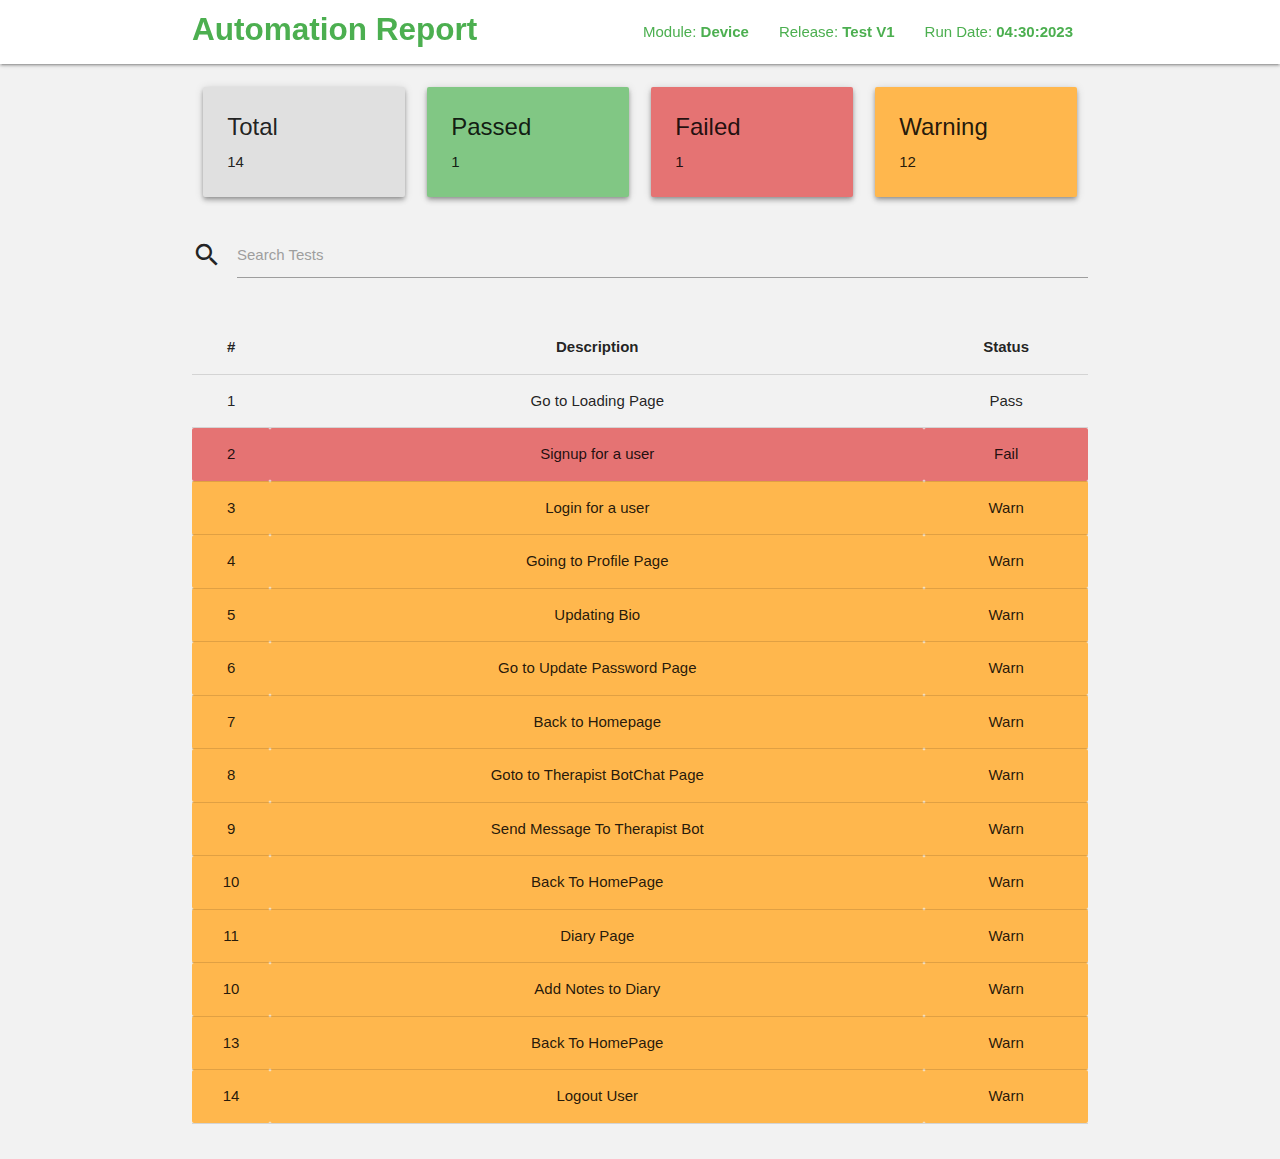
<file: Reports/Device 04_30_2023 17_48_00/Report.html>
<!DOCTYPE html>
<html lang="en">
<head>
    <meta charset="UTF-8">
    <meta name="viewport" content="width=device-width, initial-scale=1.0"/>
    <meta http-equiv="X-UA-Compatible" content="ie=edge">
    <title>Automation Report</title>

    <!--CSS-->
    <link rel="stylesheet" href="https://cdnjs.cloudflare.com/ajax/libs/materialize/1.0.0/css/materialize.min.css">
    <link rel="stylesheet" href="https://fonts.googleapis.com/icon?family=Material+Icons">
    
    <style>
        body {
            background-color: #F2F2F2;
        }
        #tests td:hover {
            cursor: pointer;
        }
    </style>
</head>

<body>
    <header>
        <!--Nav Bar-->
        <div class="navbar-fixed">
            <nav class="white">
                <div class="nav-wrapper">
                    <div class="container">
                        <h6 class="brand-logo green-text"><b>Automation Report</b></h6>
                        <ul class="right">
                            <li><a href="#" class="green-text">Module: <b>Device</b></a></li>
                            <li><a href="#" class="green-text">Release: <b>Test V1</b></a></li>
                            <li><a href="#" class="green-text">Run Date: <b>04:30:2023</b></a></li>
                        </ul>
                    </div>
                </div>
            </nav>
        </div>
    </header>

    <main>
        <div class="container section">
            <!--Status Cards-->
            <div class="row">
                <div class="col l3 m6 s12">
                    <div class="card grey lighten-2 z-depth-2">
                        <div class="card-content">
                            <span class="card-title">Total</span>
                            <p>14</p>
                        </div>
                    </div>
                </div>
                <div class="col l3 m6 s12">
                    <div class="card green lighten-2 z-depth-2">
                        <div class="card-content">
                            <span class="card-title">Passed</span>
                            <p>1</p>
                        </div>
                    </div>
                </div>
                <div class="col l3 m6 s12">
                    <div class="card red lighten-2 z-depth-2">
                        <div class="card-content">
                            <span class="card-title">Failed</span>
                            <p>1</p>
                        </div>
                    </div>
                </div>
                <div class="col l3 m6 s12">
                    <div class="card orange lighten-2 z-depth-2">
                        <div class="card-content">
                            <span class="card-title">Warning</span>
                            <p>12</p>
                        </div>
                    </div>
                </div>
            </div>
            
            <!--Search Tests-->
            <div class="row">
                <div class="input-field s12 hide-on-med-and-down">
                    <i class="material-icons prefix">search</i>
                    <input type="text" id="search">
                    <label for="search">Search Tests</label>
                </div>
            </div>
            
            <!--Tests-->
            <div class="row">
                <table class="centered">
                    <thead>
                        <tr>
                            <th>#</th>
                            <th>Description</th>
                            <th>Status</th>
                        </tr>
                    </thead>
                    <tbody id="tests">
                        
                            
                                
                            
                            <tr class="show-modal">
                                <td class="id">1</td>
                                <td>Go to Loading Page</td>
                                <td>Pass</td>
                            </tr>
                        
                            
                                
                            
                            <tr class="show-modal red lighten-2">
                                <td class="id">2</td>
                                <td>Signup for a user</td>
                                <td>Fail</td>
                            </tr>
                        
                            
                                
                            
                            <tr class="show-modal orange lighten-2">
                                <td class="id">3</td>
                                <td>Login for a user</td>
                                <td>Warn</td>
                            </tr>
                        
                            
                                
                            
                            <tr class="show-modal orange lighten-2">
                                <td class="id">4</td>
                                <td>Going to Profile Page</td>
                                <td>Warn</td>
                            </tr>
                        
                            
                                
                            
                            <tr class="show-modal orange lighten-2">
                                <td class="id">5</td>
                                <td>Updating Bio</td>
                                <td>Warn</td>
                            </tr>
                        
                            
                                
                            
                            <tr class="show-modal orange lighten-2">
                                <td class="id">6</td>
                                <td>Go to Update Password Page</td>
                                <td>Warn</td>
                            </tr>
                        
                            
                                
                            
                            <tr class="show-modal orange lighten-2">
                                <td class="id">7</td>
                                <td>Back to Homepage</td>
                                <td>Warn</td>
                            </tr>
                        
                            
                                
                            
                            <tr class="show-modal orange lighten-2">
                                <td class="id">8</td>
                                <td>Goto to Therapist BotChat Page</td>
                                <td>Warn</td>
                            </tr>
                        
                            
                                
                            
                            <tr class="show-modal orange lighten-2">
                                <td class="id">9</td>
                                <td>Send Message To Therapist Bot</td>
                                <td>Warn</td>
                            </tr>
                        
                            
                                
                            
                            <tr class="show-modal orange lighten-2">
                                <td class="id">10</td>
                                <td>Back To HomePage</td>
                                <td>Warn</td>
                            </tr>
                        
                            
                                
                            
                            <tr class="show-modal orange lighten-2">
                                <td class="id">11</td>
                                <td>Diary Page</td>
                                <td>Warn</td>
                            </tr>
                        
                            
                                
                            
                            <tr class="show-modal orange lighten-2">
                                <td class="id">10</td>
                                <td>Add Notes to Diary</td>
                                <td>Warn</td>
                            </tr>
                        
                            
                                
                            
                            <tr class="show-modal orange lighten-2">
                                <td class="id">13</td>
                                <td>Back To HomePage</td>
                                <td>Warn</td>
                            </tr>
                        
                            
                                
                            
                            <tr class="show-modal orange lighten-2">
                                <td class="id">14</td>
                                <td>Logout User</td>
                                <td>Warn</td>
                            </tr>
                        
                    </tbody>
                </table>
            </div>

            <div id="modal1" class="modal modal-fixed-footer">
                <div class="modal-content">
                </div>
                <div class="modal-footer">
                    <a href="#!" class="btn modal-close waves-effect waves-green btn-flat">Close</a>
                </div>
            </div>

            <!-- Steps -->
            <div style="display: none;">
                
                    <div id="1">
                        <table>
                            <thead>
                                <tr>
                                    <th>Steps</th>
                                    <th>Screenshot</th>
                                </tr>
                            </thead>
                            <tbody>
                                
                                    
                                        <tr>
                                    
                                    <td>Landing Page loaded Successfully.</td>
                                    <td>
                                        
                                            <img class="materialboxed" width="25" src="Screenshots\0.png">
                                        
                                    </td>
                                    </tr>
                                
                            </tbody>
                        </table>
                    </div>
                
                    <div id="2">
                        <table>
                            <thead>
                                <tr>
                                    <th>Steps</th>
                                    <th>Screenshot</th>
                                </tr>
                            </thead>
                            <tbody>
                                
                                    
                                        <tr class="red lighten-2">
                                    
                                    <td>Failed to Signup</td>
                                    <td>
                                        
                                            <img class="materialboxed" width="25" src="Screenshots\1.png">
                                        
                                    </td>
                                    </tr>
                                
                            </tbody>
                        </table>
                    </div>
                
                    <div id="3">
                        <table>
                            <thead>
                                <tr>
                                    <th>Steps</th>
                                    <th>Screenshot</th>
                                </tr>
                            </thead>
                            <tbody>
                                
                                    
                                        <tr class="orange lighten-2">
                                    
                                    <td>Something went wrong!</br>{e}</td>
                                    <td>
                                        
                                            <img class="materialboxed" width="25" src="Screenshots\2.png">
                                        
                                    </td>
                                    </tr>
                                
                            </tbody>
                        </table>
                    </div>
                
                    <div id="4">
                        <table>
                            <thead>
                                <tr>
                                    <th>Steps</th>
                                    <th>Screenshot</th>
                                </tr>
                            </thead>
                            <tbody>
                                
                                    
                                        <tr class="orange lighten-2">
                                    
                                    <td>Something went wrong!</br>{e}</td>
                                    <td>
                                        
                                            <img class="materialboxed" width="25" src="Screenshots\3.png">
                                        
                                    </td>
                                    </tr>
                                
                            </tbody>
                        </table>
                    </div>
                
                    <div id="5">
                        <table>
                            <thead>
                                <tr>
                                    <th>Steps</th>
                                    <th>Screenshot</th>
                                </tr>
                            </thead>
                            <tbody>
                                
                                    
                                        <tr class="orange lighten-2">
                                    
                                    <td>Something went wrong!</br>{e}</td>
                                    <td>
                                        
                                            <img class="materialboxed" width="25" src="Screenshots\4.png">
                                        
                                    </td>
                                    </tr>
                                
                            </tbody>
                        </table>
                    </div>
                
                    <div id="6">
                        <table>
                            <thead>
                                <tr>
                                    <th>Steps</th>
                                    <th>Screenshot</th>
                                </tr>
                            </thead>
                            <tbody>
                                
                                    
                                        <tr class="orange lighten-2">
                                    
                                    <td>Something went wrong!</br>{e}</td>
                                    <td>
                                        
                                            <img class="materialboxed" width="25" src="Screenshots\5.png">
                                        
                                    </td>
                                    </tr>
                                
                            </tbody>
                        </table>
                    </div>
                
                    <div id="7">
                        <table>
                            <thead>
                                <tr>
                                    <th>Steps</th>
                                    <th>Screenshot</th>
                                </tr>
                            </thead>
                            <tbody>
                                
                                    
                                        <tr class="orange lighten-2">
                                    
                                    <td>Something went wrong!</br>{e}</td>
                                    <td>
                                        
                                            <img class="materialboxed" width="25" src="Screenshots\6.png">
                                        
                                    </td>
                                    </tr>
                                
                            </tbody>
                        </table>
                    </div>
                
                    <div id="8">
                        <table>
                            <thead>
                                <tr>
                                    <th>Steps</th>
                                    <th>Screenshot</th>
                                </tr>
                            </thead>
                            <tbody>
                                
                                    
                                        <tr class="orange lighten-2">
                                    
                                    <td>Something went wrong!</br>{e}</td>
                                    <td>
                                        
                                            <img class="materialboxed" width="25" src="Screenshots\7.png">
                                        
                                    </td>
                                    </tr>
                                
                            </tbody>
                        </table>
                    </div>
                
                    <div id="9">
                        <table>
                            <thead>
                                <tr>
                                    <th>Steps</th>
                                    <th>Screenshot</th>
                                </tr>
                            </thead>
                            <tbody>
                                
                                    
                                        <tr class="orange lighten-2">
                                    
                                    <td>Something went wrong!</br>{e}</td>
                                    <td>
                                        
                                            <img class="materialboxed" width="25" src="Screenshots\8.png">
                                        
                                    </td>
                                    </tr>
                                
                            </tbody>
                        </table>
                    </div>
                
                    <div id="10">
                        <table>
                            <thead>
                                <tr>
                                    <th>Steps</th>
                                    <th>Screenshot</th>
                                </tr>
                            </thead>
                            <tbody>
                                
                                    
                                        <tr class="orange lighten-2">
                                    
                                    <td>Something went wrong!</br>{e}</td>
                                    <td>
                                        
                                            <img class="materialboxed" width="25" src="Screenshots\9.png">
                                        
                                    </td>
                                    </tr>
                                
                            </tbody>
                        </table>
                    </div>
                
                    <div id="11">
                        <table>
                            <thead>
                                <tr>
                                    <th>Steps</th>
                                    <th>Screenshot</th>
                                </tr>
                            </thead>
                            <tbody>
                                
                                    
                                        <tr class="orange lighten-2">
                                    
                                    <td>Something went wrong!</br>{e}</td>
                                    <td>
                                        
                                            <img class="materialboxed" width="25" src="Screenshots\10.png">
                                        
                                    </td>
                                    </tr>
                                
                            </tbody>
                        </table>
                    </div>
                
                    <div id="10">
                        <table>
                            <thead>
                                <tr>
                                    <th>Steps</th>
                                    <th>Screenshot</th>
                                </tr>
                            </thead>
                            <tbody>
                                
                                    
                                        <tr class="orange lighten-2">
                                    
                                    <td>Something went wrong!</br>{e}</td>
                                    <td>
                                        
                                            <img class="materialboxed" width="25" src="Screenshots\11.png">
                                        
                                    </td>
                                    </tr>
                                
                            </tbody>
                        </table>
                    </div>
                
                    <div id="13">
                        <table>
                            <thead>
                                <tr>
                                    <th>Steps</th>
                                    <th>Screenshot</th>
                                </tr>
                            </thead>
                            <tbody>
                                
                                    
                                        <tr class="orange lighten-2">
                                    
                                    <td>Something went wrong!</br>{e}</td>
                                    <td>
                                        
                                            <img class="materialboxed" width="25" src="Screenshots\12.png">
                                        
                                    </td>
                                    </tr>
                                
                            </tbody>
                        </table>
                    </div>
                
                    <div id="14">
                        <table>
                            <thead>
                                <tr>
                                    <th>Steps</th>
                                    <th>Screenshot</th>
                                </tr>
                            </thead>
                            <tbody>
                                
                                    
                                        <tr class="orange lighten-2">
                                    
                                    <td>Something went wrong!</br>{e}</td>
                                    <td>
                                        
                                            <img class="materialboxed" width="25" src="Screenshots\13.png">
                                        
                                    </td>
                                    </tr>
                                
                            </tbody>
                        </table>
                    </div>
                
            </div>
        </div>
    </main>
    <!--JS & JQuery-->
    <script src="https://ajax.googleapis.com/ajax/libs/jquery/3.3.1/jquery.min.js"></script>
    <script src="https://cdnjs.cloudflare.com/ajax/libs/materialize/1.0.0/js/materialize.min.js"></script>
    <script>
        $(document).ready(function(){
            $(".modal").modal();

            // Filter the Tests Table
            $("#search").keyup(function() {
                const data = this.value;
                const testsRun = $("#tests").find("tr");
                
                if(data == "") {
                    testsRun.show();
                    return;
                }

                testsRun.filter(function() {
                    $(this).toggle($(this).text().indexOf(data) > -1);
                });
            });

            // Render the Test
            $(".show-modal").click(function() {
                const testNumber = $(this).find(".id").html();

                $(".modal-content").html(
                    $("#" + testNumber).html()
                );

                $(".modal").modal('open');
                $('.materialboxed').materialbox();
            });
        });
    </script>
</body>
</html>
</file>
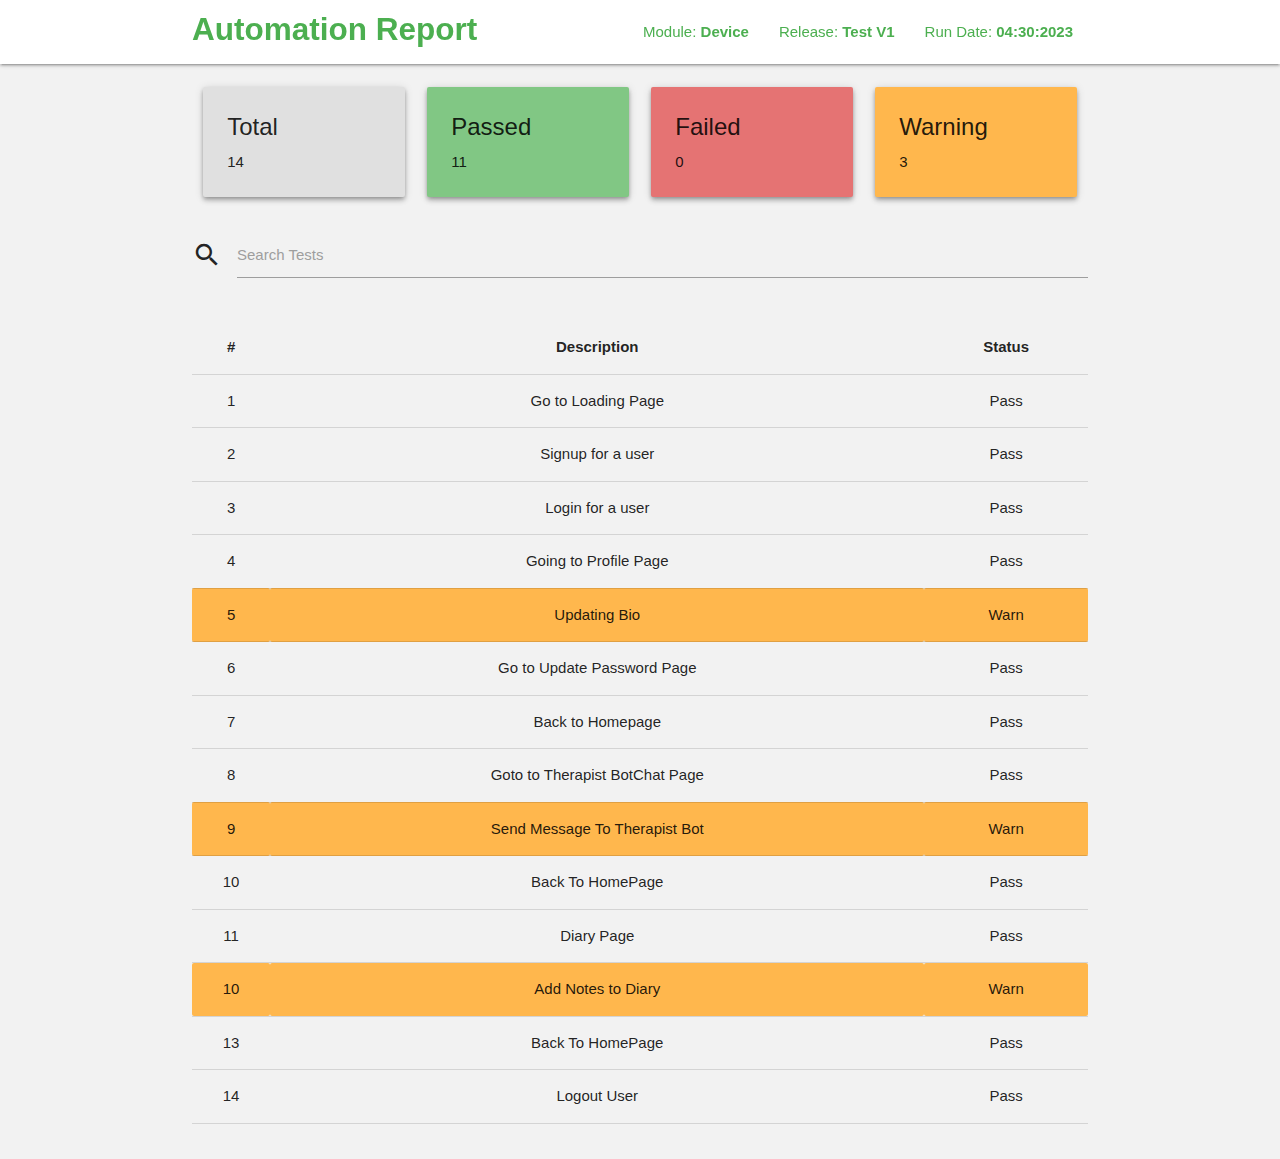
<file: Reports/Device 04_30_2023 17_49_14/Report.html>
<!DOCTYPE html>
<html lang="en">
<head>
    <meta charset="UTF-8">
    <meta name="viewport" content="width=device-width, initial-scale=1.0"/>
    <meta http-equiv="X-UA-Compatible" content="ie=edge">
    <title>Automation Report</title>

    <!--CSS-->
    <link rel="stylesheet" href="https://cdnjs.cloudflare.com/ajax/libs/materialize/1.0.0/css/materialize.min.css">
    <link rel="stylesheet" href="https://fonts.googleapis.com/icon?family=Material+Icons">
    
    <style>
        body {
            background-color: #F2F2F2;
        }
        #tests td:hover {
            cursor: pointer;
        }
    </style>
</head>

<body>
    <header>
        <!--Nav Bar-->
        <div class="navbar-fixed">
            <nav class="white">
                <div class="nav-wrapper">
                    <div class="container">
                        <h6 class="brand-logo green-text"><b>Automation Report</b></h6>
                        <ul class="right">
                            <li><a href="#" class="green-text">Module: <b>Device</b></a></li>
                            <li><a href="#" class="green-text">Release: <b>Test V1</b></a></li>
                            <li><a href="#" class="green-text">Run Date: <b>04:30:2023</b></a></li>
                        </ul>
                    </div>
                </div>
            </nav>
        </div>
    </header>

    <main>
        <div class="container section">
            <!--Status Cards-->
            <div class="row">
                <div class="col l3 m6 s12">
                    <div class="card grey lighten-2 z-depth-2">
                        <div class="card-content">
                            <span class="card-title">Total</span>
                            <p>14</p>
                        </div>
                    </div>
                </div>
                <div class="col l3 m6 s12">
                    <div class="card green lighten-2 z-depth-2">
                        <div class="card-content">
                            <span class="card-title">Passed</span>
                            <p>11</p>
                        </div>
                    </div>
                </div>
                <div class="col l3 m6 s12">
                    <div class="card red lighten-2 z-depth-2">
                        <div class="card-content">
                            <span class="card-title">Failed</span>
                            <p>0</p>
                        </div>
                    </div>
                </div>
                <div class="col l3 m6 s12">
                    <div class="card orange lighten-2 z-depth-2">
                        <div class="card-content">
                            <span class="card-title">Warning</span>
                            <p>3</p>
                        </div>
                    </div>
                </div>
            </div>
            
            <!--Search Tests-->
            <div class="row">
                <div class="input-field s12 hide-on-med-and-down">
                    <i class="material-icons prefix">search</i>
                    <input type="text" id="search">
                    <label for="search">Search Tests</label>
                </div>
            </div>
            
            <!--Tests-->
            <div class="row">
                <table class="centered">
                    <thead>
                        <tr>
                            <th>#</th>
                            <th>Description</th>
                            <th>Status</th>
                        </tr>
                    </thead>
                    <tbody id="tests">
                        
                            
                                
                            
                            <tr class="show-modal">
                                <td class="id">1</td>
                                <td>Go to Loading Page</td>
                                <td>Pass</td>
                            </tr>
                        
                            
                                
                            
                            <tr class="show-modal">
                                <td class="id">2</td>
                                <td>Signup for a user</td>
                                <td>Pass</td>
                            </tr>
                        
                            
                                
                            
                            <tr class="show-modal">
                                <td class="id">3</td>
                                <td>Login for a user</td>
                                <td>Pass</td>
                            </tr>
                        
                            
                                
                            
                            <tr class="show-modal">
                                <td class="id">4</td>
                                <td>Going to Profile Page</td>
                                <td>Pass</td>
                            </tr>
                        
                            
                                
                            
                            <tr class="show-modal orange lighten-2">
                                <td class="id">5</td>
                                <td>Updating Bio</td>
                                <td>Warn</td>
                            </tr>
                        
                            
                                
                            
                            <tr class="show-modal">
                                <td class="id">6</td>
                                <td>Go to Update Password Page</td>
                                <td>Pass</td>
                            </tr>
                        
                            
                                
                            
                            <tr class="show-modal">
                                <td class="id">7</td>
                                <td>Back to Homepage</td>
                                <td>Pass</td>
                            </tr>
                        
                            
                                
                            
                            <tr class="show-modal">
                                <td class="id">8</td>
                                <td>Goto to Therapist BotChat Page</td>
                                <td>Pass</td>
                            </tr>
                        
                            
                                
                            
                            <tr class="show-modal orange lighten-2">
                                <td class="id">9</td>
                                <td>Send Message To Therapist Bot</td>
                                <td>Warn</td>
                            </tr>
                        
                            
                                
                            
                            <tr class="show-modal">
                                <td class="id">10</td>
                                <td>Back To HomePage</td>
                                <td>Pass</td>
                            </tr>
                        
                            
                                
                            
                            <tr class="show-modal">
                                <td class="id">11</td>
                                <td>Diary Page</td>
                                <td>Pass</td>
                            </tr>
                        
                            
                                
                            
                            <tr class="show-modal orange lighten-2">
                                <td class="id">10</td>
                                <td>Add Notes to Diary</td>
                                <td>Warn</td>
                            </tr>
                        
                            
                                
                            
                            <tr class="show-modal">
                                <td class="id">13</td>
                                <td>Back To HomePage</td>
                                <td>Pass</td>
                            </tr>
                        
                            
                                
                            
                            <tr class="show-modal">
                                <td class="id">14</td>
                                <td>Logout User</td>
                                <td>Pass</td>
                            </tr>
                        
                    </tbody>
                </table>
            </div>

            <div id="modal1" class="modal modal-fixed-footer">
                <div class="modal-content">
                </div>
                <div class="modal-footer">
                    <a href="#!" class="btn modal-close waves-effect waves-green btn-flat">Close</a>
                </div>
            </div>

            <!-- Steps -->
            <div style="display: none;">
                
                    <div id="1">
                        <table>
                            <thead>
                                <tr>
                                    <th>Steps</th>
                                    <th>Screenshot</th>
                                </tr>
                            </thead>
                            <tbody>
                                
                                    
                                        <tr>
                                    
                                    <td>Landing Page loaded Successfully.</td>
                                    <td>
                                        
                                            <img class="materialboxed" width="25" src="Screenshots\0.png">
                                        
                                    </td>
                                    </tr>
                                
                            </tbody>
                        </table>
                    </div>
                
                    <div id="2">
                        <table>
                            <thead>
                                <tr>
                                    <th>Steps</th>
                                    <th>Screenshot</th>
                                </tr>
                            </thead>
                            <tbody>
                                
                                    
                                        <tr>
                                    
                                    <td>Successfully Signup </td>
                                    <td>
                                        
                                            <img class="materialboxed" width="25" src="Screenshots\1.png">
                                        
                                    </td>
                                    </tr>
                                
                            </tbody>
                        </table>
                    </div>
                
                    <div id="3">
                        <table>
                            <thead>
                                <tr>
                                    <th>Steps</th>
                                    <th>Screenshot</th>
                                </tr>
                            </thead>
                            <tbody>
                                
                                    
                                        <tr>
                                    
                                    <td>Successfully login </td>
                                    <td>
                                        
                                            <img class="materialboxed" width="25" src="Screenshots\2.png">
                                        
                                    </td>
                                    </tr>
                                
                            </tbody>
                        </table>
                    </div>
                
                    <div id="4">
                        <table>
                            <thead>
                                <tr>
                                    <th>Steps</th>
                                    <th>Screenshot</th>
                                </tr>
                            </thead>
                            <tbody>
                                
                                    
                                        <tr>
                                    
                                    <td>Successfully Showed Profile</td>
                                    <td>
                                        
                                            <img class="materialboxed" width="25" src="Screenshots\3.png">
                                        
                                    </td>
                                    </tr>
                                
                            </tbody>
                        </table>
                    </div>
                
                    <div id="5">
                        <table>
                            <thead>
                                <tr>
                                    <th>Steps</th>
                                    <th>Screenshot</th>
                                </tr>
                            </thead>
                            <tbody>
                                
                                    
                                        <tr class="orange lighten-2">
                                    
                                    <td>Something went wrong!</br>{e}</td>
                                    <td>
                                        
                                            <img class="materialboxed" width="25" src="Screenshots\4.png">
                                        
                                    </td>
                                    </tr>
                                
                            </tbody>
                        </table>
                    </div>
                
                    <div id="6">
                        <table>
                            <thead>
                                <tr>
                                    <th>Steps</th>
                                    <th>Screenshot</th>
                                </tr>
                            </thead>
                            <tbody>
                                
                                    
                                        <tr>
                                    
                                    <td>Password Updated</td>
                                    <td>
                                        
                                            <img class="materialboxed" width="25" src="Screenshots\5.png">
                                        
                                    </td>
                                    </tr>
                                
                            </tbody>
                        </table>
                    </div>
                
                    <div id="7">
                        <table>
                            <thead>
                                <tr>
                                    <th>Steps</th>
                                    <th>Screenshot</th>
                                </tr>
                            </thead>
                            <tbody>
                                
                                    
                                        <tr>
                                    
                                    <td>Back to Homepage</td>
                                    <td>
                                        
                                            <img class="materialboxed" width="25" src="Screenshots\6.png">
                                        
                                    </td>
                                    </tr>
                                
                            </tbody>
                        </table>
                    </div>
                
                    <div id="8">
                        <table>
                            <thead>
                                <tr>
                                    <th>Steps</th>
                                    <th>Screenshot</th>
                                </tr>
                            </thead>
                            <tbody>
                                
                                    
                                        <tr>
                                    
                                    <td>Therapist BotChat Page Loaded</td>
                                    <td>
                                        
                                            <img class="materialboxed" width="25" src="Screenshots\7.png">
                                        
                                    </td>
                                    </tr>
                                
                            </tbody>
                        </table>
                    </div>
                
                    <div id="9">
                        <table>
                            <thead>
                                <tr>
                                    <th>Steps</th>
                                    <th>Screenshot</th>
                                </tr>
                            </thead>
                            <tbody>
                                
                                    
                                        <tr class="orange lighten-2">
                                    
                                    <td>Something went wrong!</br>{e}</td>
                                    <td>
                                        
                                            <img class="materialboxed" width="25" src="Screenshots\8.png">
                                        
                                    </td>
                                    </tr>
                                
                            </tbody>
                        </table>
                    </div>
                
                    <div id="10">
                        <table>
                            <thead>
                                <tr>
                                    <th>Steps</th>
                                    <th>Screenshot</th>
                                </tr>
                            </thead>
                            <tbody>
                                
                                    
                                        <tr>
                                    
                                    <td>Back to Homepage.</td>
                                    <td>
                                        
                                            <img class="materialboxed" width="25" src="Screenshots\9.png">
                                        
                                    </td>
                                    </tr>
                                
                            </tbody>
                        </table>
                    </div>
                
                    <div id="11">
                        <table>
                            <thead>
                                <tr>
                                    <th>Steps</th>
                                    <th>Screenshot</th>
                                </tr>
                            </thead>
                            <tbody>
                                
                                    
                                        <tr>
                                    
                                    <td>Successfully showed diary</td>
                                    <td>
                                        
                                            <img class="materialboxed" width="25" src="Screenshots\10.png">
                                        
                                    </td>
                                    </tr>
                                
                            </tbody>
                        </table>
                    </div>
                
                    <div id="10">
                        <table>
                            <thead>
                                <tr>
                                    <th>Steps</th>
                                    <th>Screenshot</th>
                                </tr>
                            </thead>
                            <tbody>
                                
                                    
                                        <tr class="orange lighten-2">
                                    
                                    <td>Something went wrong!</br>{e}</td>
                                    <td>
                                        
                                            <img class="materialboxed" width="25" src="Screenshots\11.png">
                                        
                                    </td>
                                    </tr>
                                
                            </tbody>
                        </table>
                    </div>
                
                    <div id="13">
                        <table>
                            <thead>
                                <tr>
                                    <th>Steps</th>
                                    <th>Screenshot</th>
                                </tr>
                            </thead>
                            <tbody>
                                
                                    
                                        <tr>
                                    
                                    <td>Back to Homepage.</td>
                                    <td>
                                        
                                            <img class="materialboxed" width="25" src="Screenshots\12.png">
                                        
                                    </td>
                                    </tr>
                                
                            </tbody>
                        </table>
                    </div>
                
                    <div id="14">
                        <table>
                            <thead>
                                <tr>
                                    <th>Steps</th>
                                    <th>Screenshot</th>
                                </tr>
                            </thead>
                            <tbody>
                                
                                    
                                        <tr>
                                    
                                    <td>User has been logged out.</td>
                                    <td>
                                        
                                            <img class="materialboxed" width="25" src="Screenshots\13.png">
                                        
                                    </td>
                                    </tr>
                                
                            </tbody>
                        </table>
                    </div>
                
            </div>
        </div>
    </main>
    <!--JS & JQuery-->
    <script src="https://ajax.googleapis.com/ajax/libs/jquery/3.3.1/jquery.min.js"></script>
    <script src="https://cdnjs.cloudflare.com/ajax/libs/materialize/1.0.0/js/materialize.min.js"></script>
    <script>
        $(document).ready(function(){
            $(".modal").modal();

            // Filter the Tests Table
            $("#search").keyup(function() {
                const data = this.value;
                const testsRun = $("#tests").find("tr");
                
                if(data == "") {
                    testsRun.show();
                    return;
                }

                testsRun.filter(function() {
                    $(this).toggle($(this).text().indexOf(data) > -1);
                });
            });

            // Render the Test
            $(".show-modal").click(function() {
                const testNumber = $(this).find(".id").html();

                $(".modal-content").html(
                    $("#" + testNumber).html()
                );

                $(".modal").modal('open');
                $('.materialboxed').materialbox();
            });
        });
    </script>
</body>
</html>
</file>
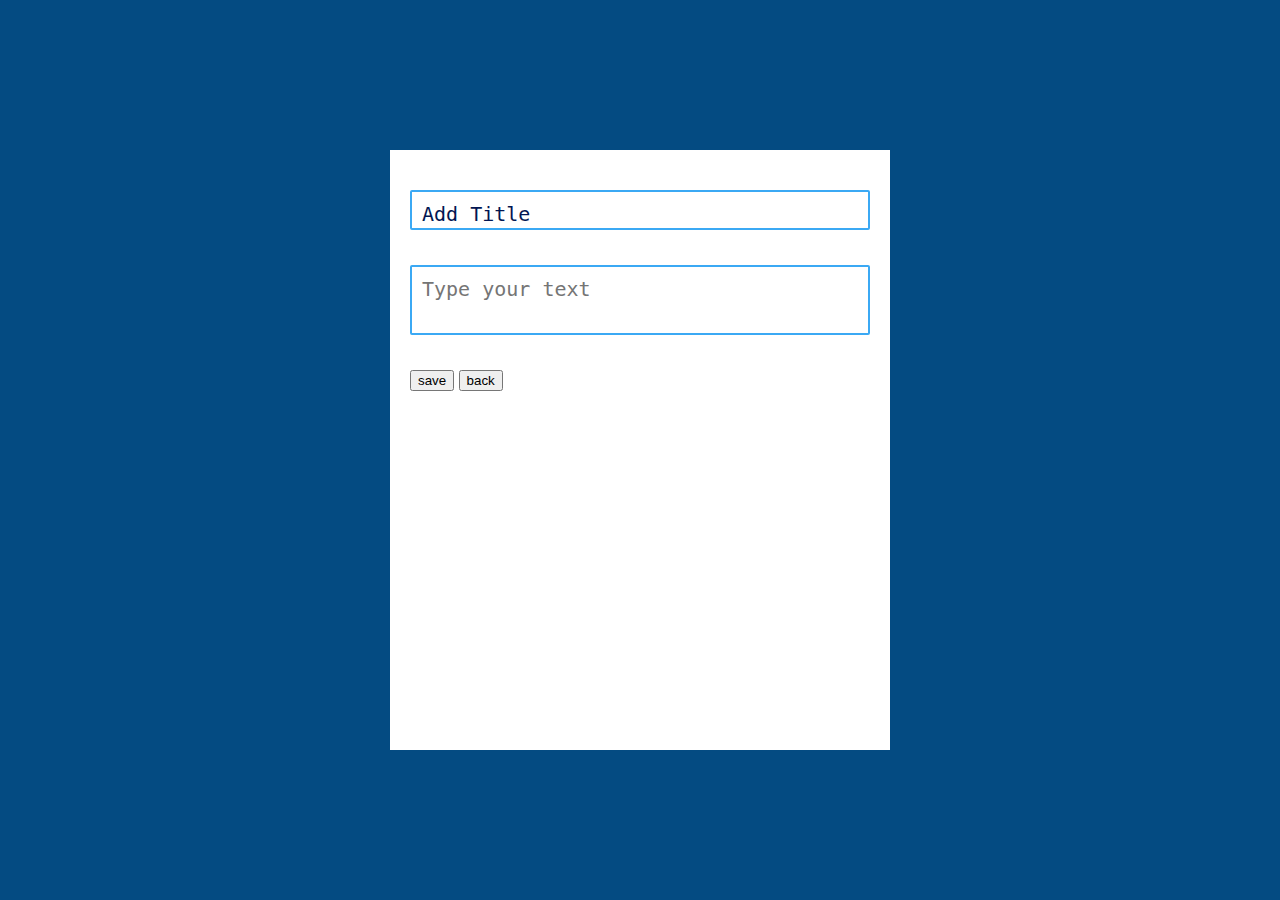
<file: LetsTalk/Home/templates/Home/dairy.html>
<!DOCTYPE html>
<html lang="en">
<head>
    <meta charset="UTF-8">
    <title>Dairy</title>
    <style>

        *{
        box-sizing:border-box;
        }
        body{
          height:100vh;
          margin:0;
          display:flex;
          align-items:center;
          justify-content:center;
          font-family:"Kanit", Verdana, Arial, sans-serif;
          background:#044b82;
        }
      .container{
      height:600px;
      width:500px;
      padding:40px 20px;
      background:white;
      }

      #text{
      display:block;
      width:100%;
      background:transparent;
      color:#021652;
      border:2px solid #3ba9f4;
      border-radius:2px;
      resize:none;
      margin-bottom:35px;
      height:70px;
      padding:10px;
      font-size:20px;

      }
      #title{
      display:block;
      width:100%;
      background:transparent;
      color:#021652;
      border:2px solid #3ba9f4;
      border-radius:2px;
      resize:none;
      margin-bottom:35px;
      height:40px;
      padding:10px;
      font-size:20px;
      }
    </style>
</head>
<body>

<div class="container">

    <textarea rows="2"cols="10" id="title">Add Title</textarea>
<textarea placeholder="Type your text" id="text"></textarea>
    <button type="submit">save</button>
    <button type="back">back</button>
</div>
</body>
</html>
</file>
